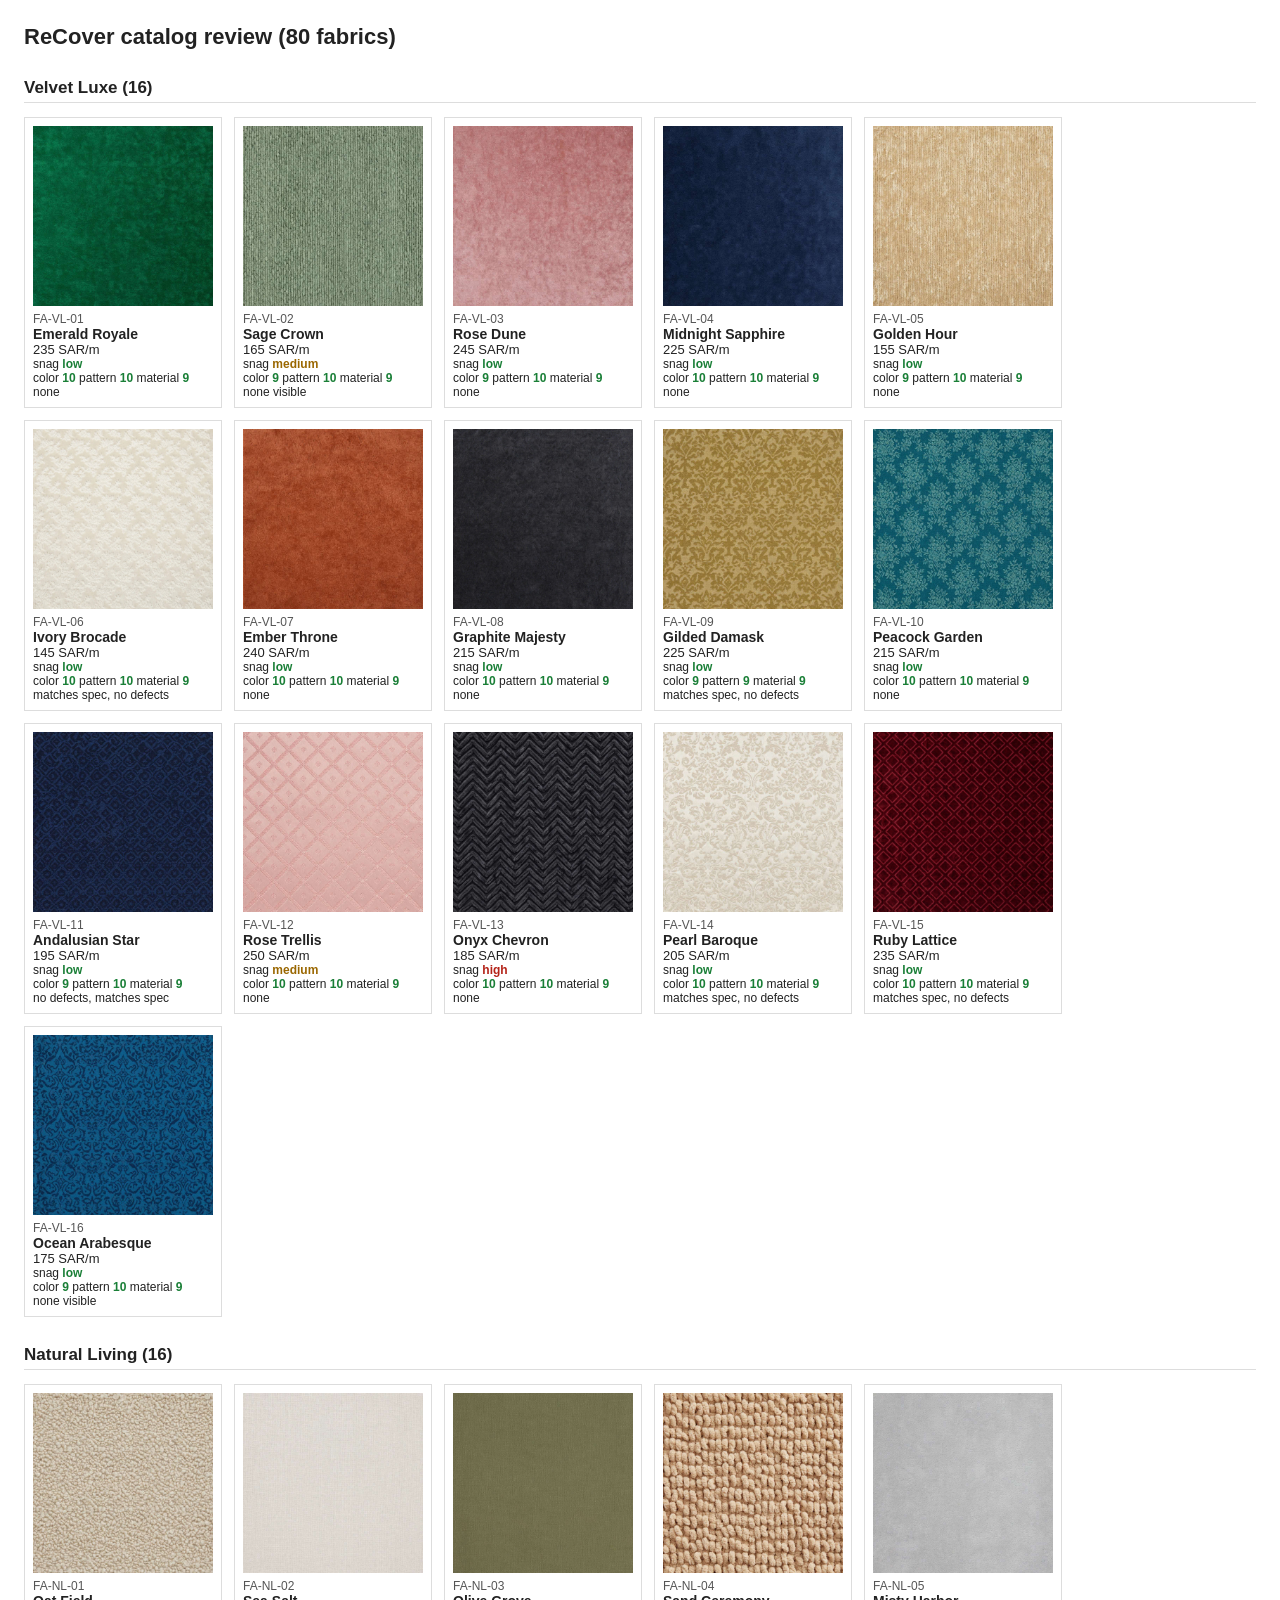
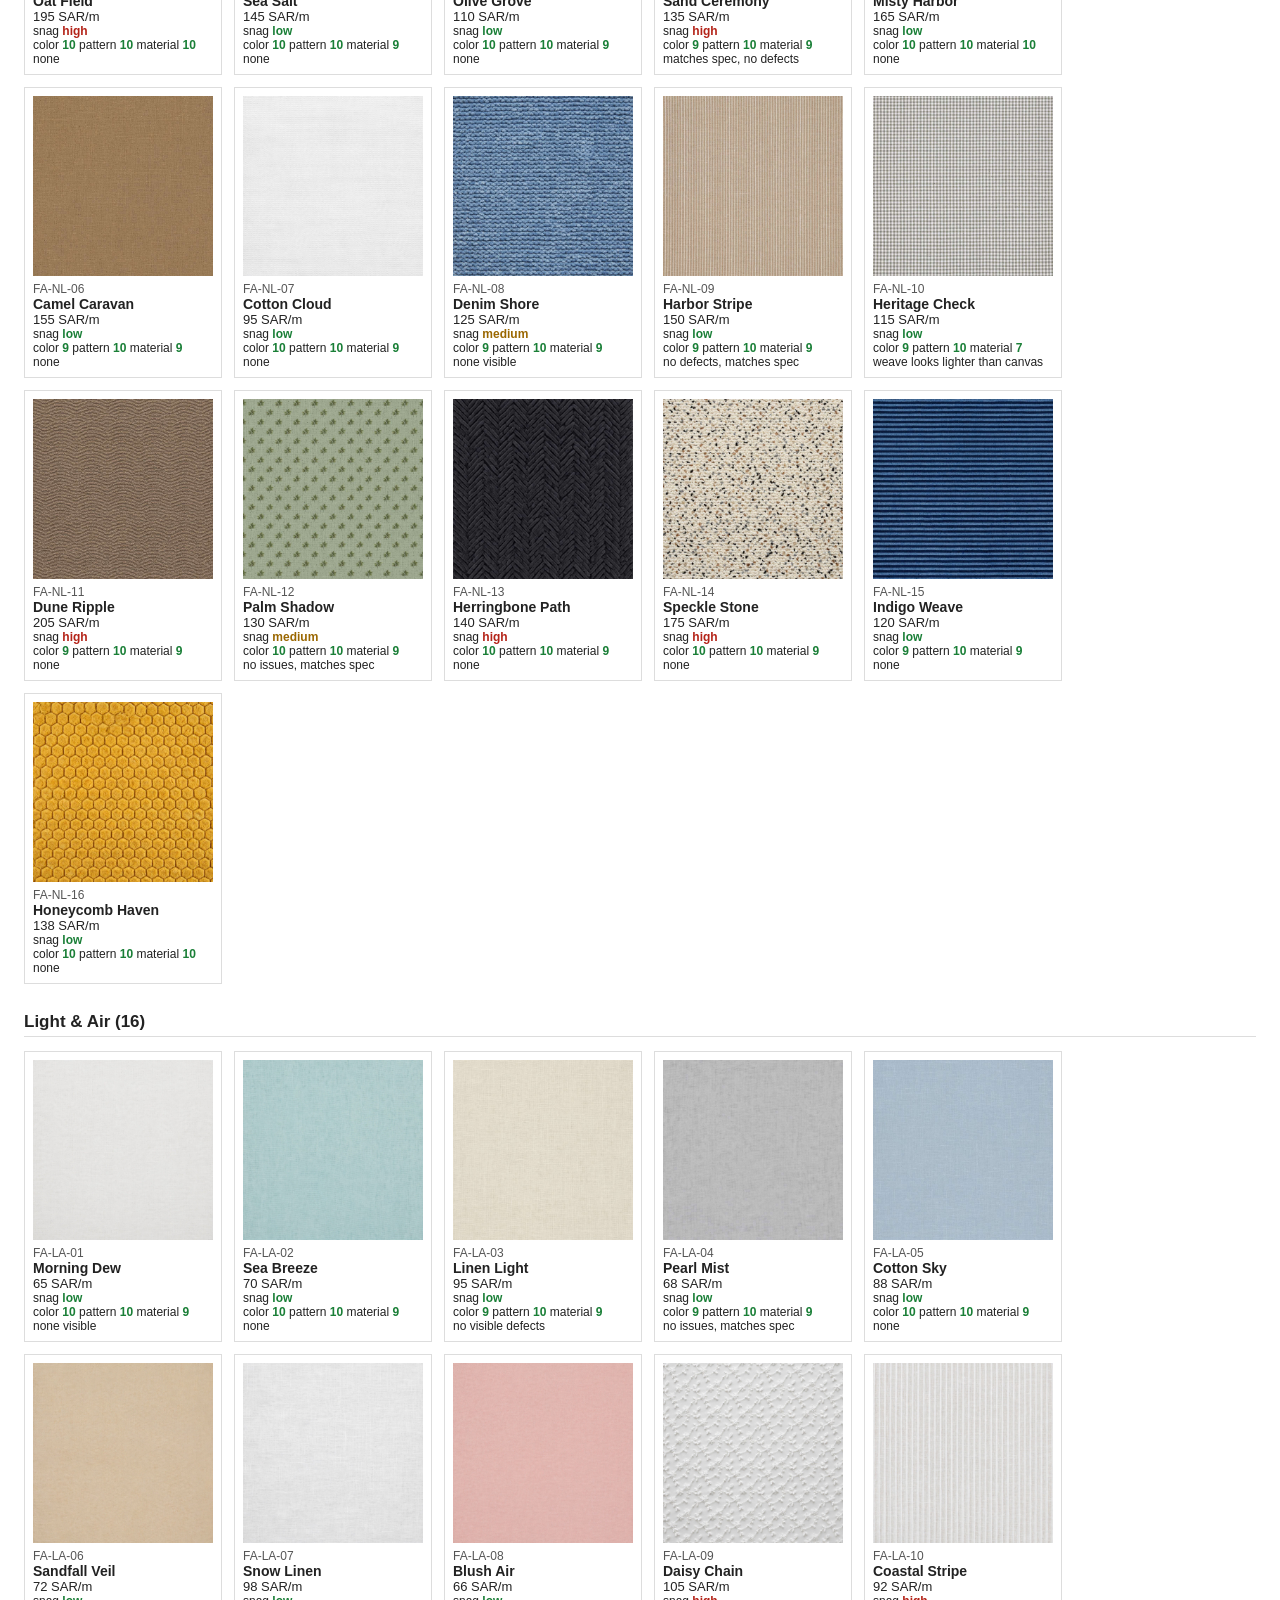
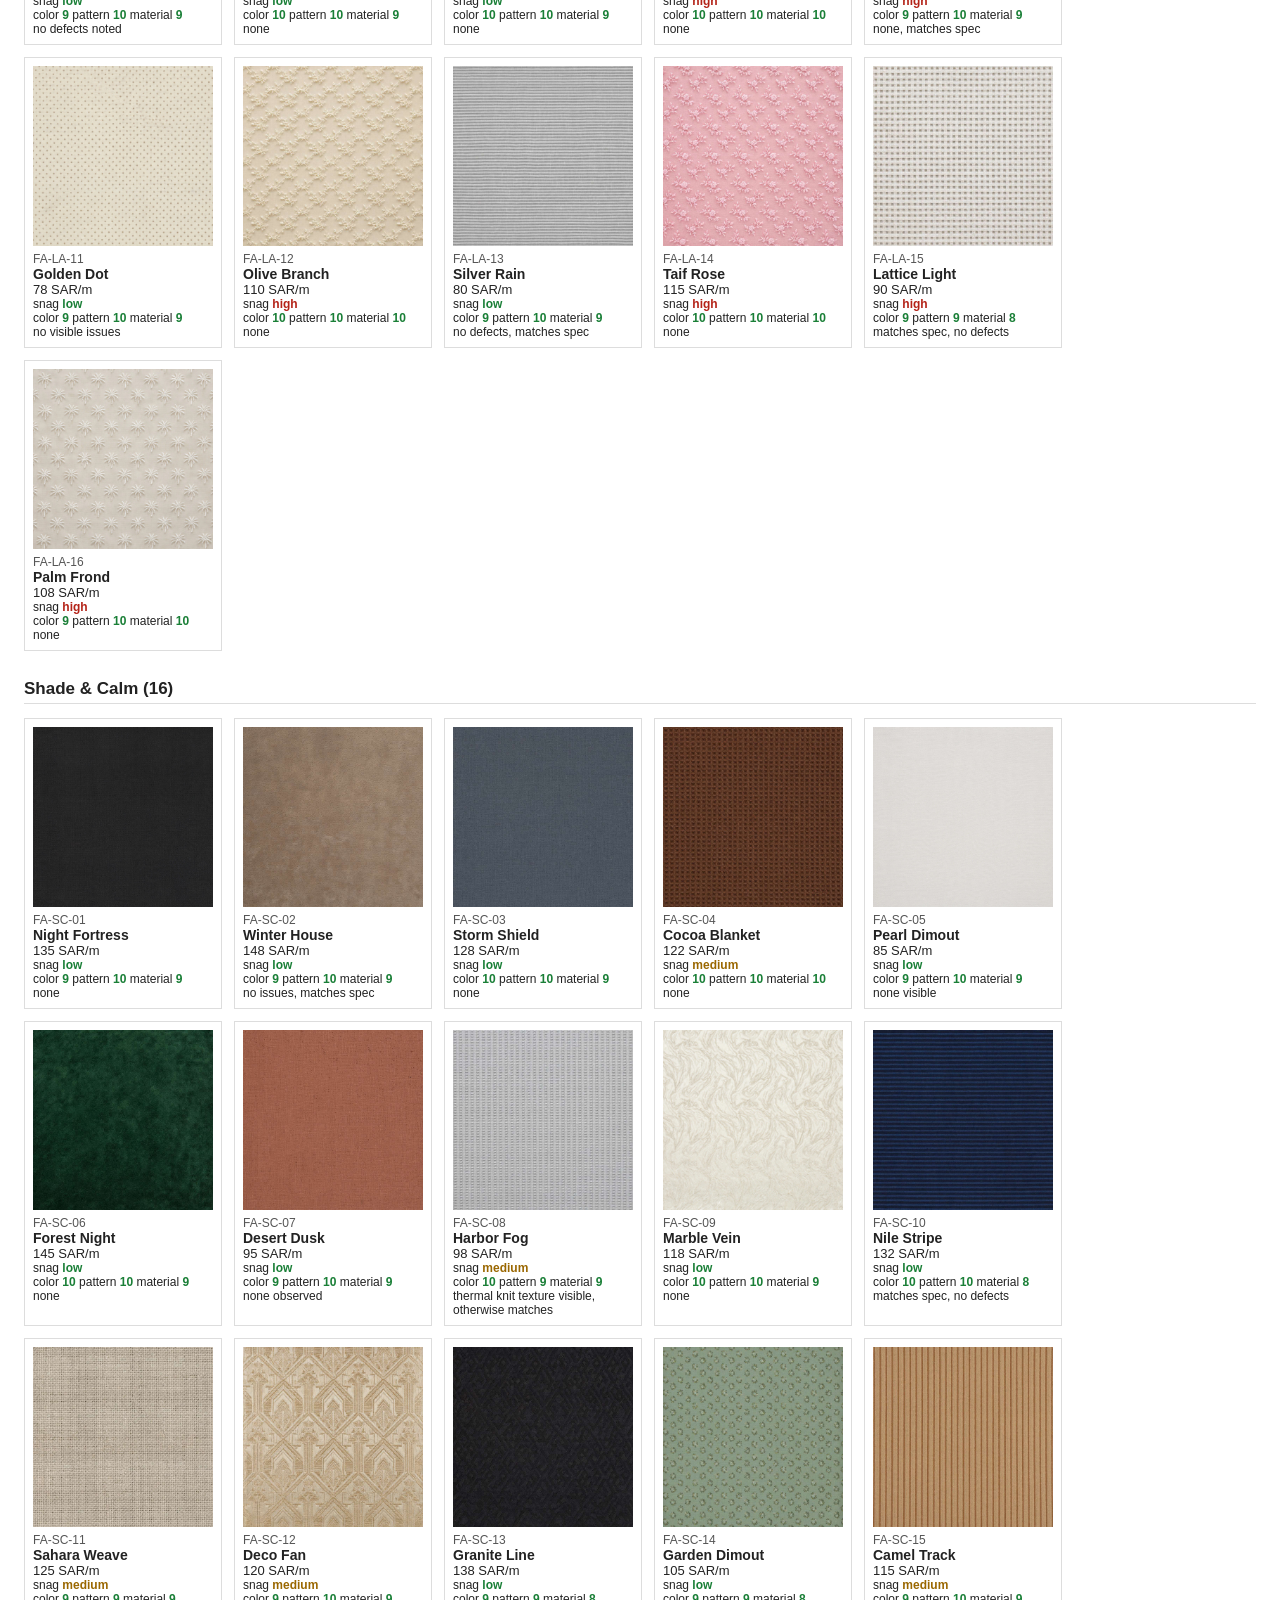
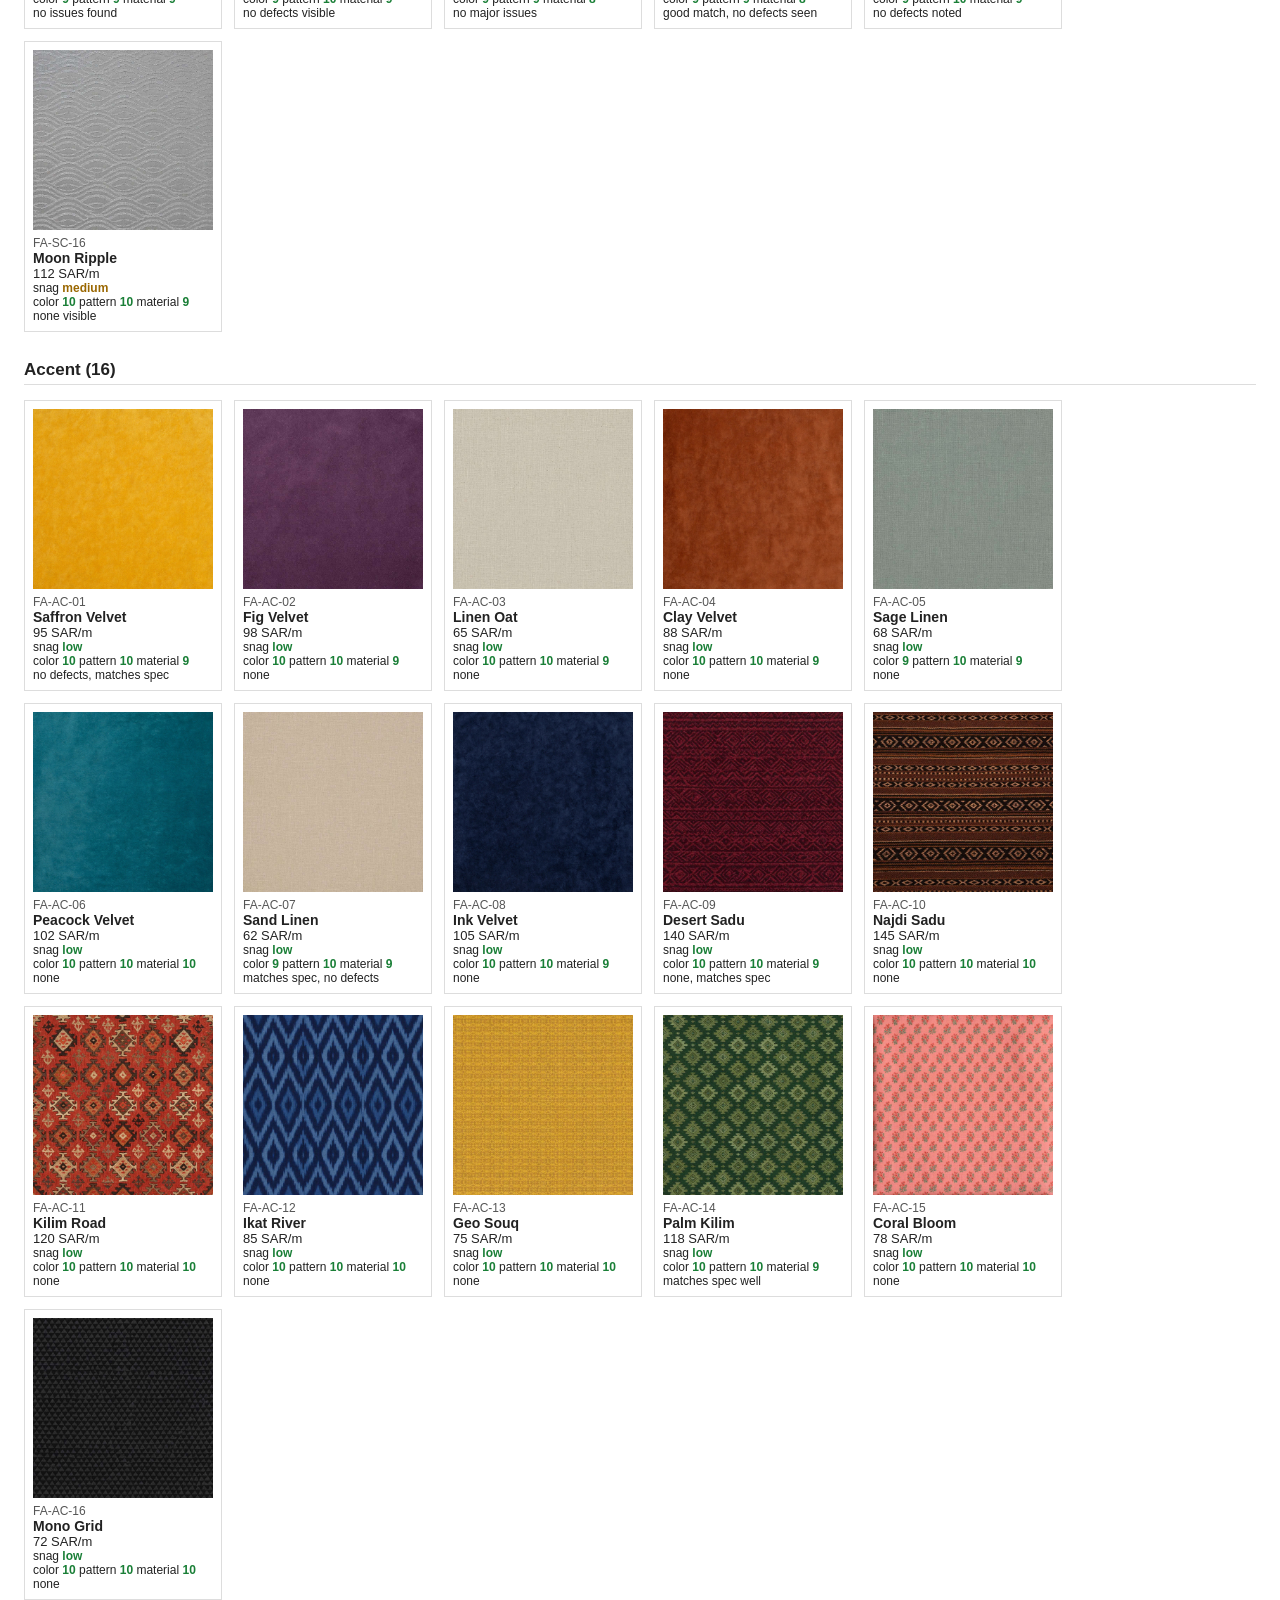
<file: data/contact_sheet.html>
<!DOCTYPE html>
<html lang="en">
<head>
<meta charset="utf-8">
<title>ReCover catalog review</title>
<style>
body{font-family:-apple-system,Segoe UI,Helvetica,Arial,sans-serif;margin:24px;color:#222;background:#fff}
h1{font-size:22px}h2{font-size:17px;margin-top:28px;border-bottom:1px solid #ddd;padding-bottom:4px}
.grid{display:flex;flex-wrap:wrap;gap:12px}
.card{width:180px;border:1px solid #ddd;padding:8px}
.card img{width:100%;aspect-ratio:1;object-fit:cover;display:block;background:#eee}
.code{font-size:12px;color:#555;margin-top:6px}
.name{font-size:14px;font-weight:600}
.price{font-size:13px}
.scores{font-size:12px}
.ok{color:#1a7f37;font-weight:700}
.med{color:#9a6700;font-weight:700}
.low{color:#b42318;font-weight:700}
.na{color:#888}
</style>
</head>
<body>
<h1>ReCover catalog review (80 fabrics)</h1>
<h2>Velvet Luxe (16)</h2>
<div class="grid">
<div class="card"><img src="catalog/FA-VL-01.jpg" alt="FA-VL-01" loading="lazy"><div class="code">FA-VL-01</div><div class="name">Emerald Royale</div><div class="price">235 SAR/m</div><div class="scores">snag <span class="ok">low</span></div><div class="scores">color <span class="ok">10</span> pattern <span class="ok">10</span> material <span class="ok">9</span></div><div class="scores">none</div></div>
<div class="card"><img src="catalog/FA-VL-02.jpg" alt="FA-VL-02" loading="lazy"><div class="code">FA-VL-02</div><div class="name">Sage Crown</div><div class="price">165 SAR/m</div><div class="scores">snag <span class="med">medium</span></div><div class="scores">color <span class="ok">9</span> pattern <span class="ok">10</span> material <span class="ok">9</span></div><div class="scores">none visible</div></div>
<div class="card"><img src="catalog/FA-VL-03.jpg" alt="FA-VL-03" loading="lazy"><div class="code">FA-VL-03</div><div class="name">Rose Dune</div><div class="price">245 SAR/m</div><div class="scores">snag <span class="ok">low</span></div><div class="scores">color <span class="ok">9</span> pattern <span class="ok">10</span> material <span class="ok">9</span></div><div class="scores">none</div></div>
<div class="card"><img src="catalog/FA-VL-04.jpg" alt="FA-VL-04" loading="lazy"><div class="code">FA-VL-04</div><div class="name">Midnight Sapphire</div><div class="price">225 SAR/m</div><div class="scores">snag <span class="ok">low</span></div><div class="scores">color <span class="ok">10</span> pattern <span class="ok">10</span> material <span class="ok">9</span></div><div class="scores">none</div></div>
<div class="card"><img src="catalog/FA-VL-05.jpg" alt="FA-VL-05" loading="lazy"><div class="code">FA-VL-05</div><div class="name">Golden Hour</div><div class="price">155 SAR/m</div><div class="scores">snag <span class="ok">low</span></div><div class="scores">color <span class="ok">9</span> pattern <span class="ok">10</span> material <span class="ok">9</span></div><div class="scores">none</div></div>
<div class="card"><img src="catalog/FA-VL-06.jpg" alt="FA-VL-06" loading="lazy"><div class="code">FA-VL-06</div><div class="name">Ivory Brocade</div><div class="price">145 SAR/m</div><div class="scores">snag <span class="ok">low</span></div><div class="scores">color <span class="ok">10</span> pattern <span class="ok">10</span> material <span class="ok">9</span></div><div class="scores">matches spec, no defects</div></div>
<div class="card"><img src="catalog/FA-VL-07.jpg" alt="FA-VL-07" loading="lazy"><div class="code">FA-VL-07</div><div class="name">Ember Throne</div><div class="price">240 SAR/m</div><div class="scores">snag <span class="ok">low</span></div><div class="scores">color <span class="ok">10</span> pattern <span class="ok">10</span> material <span class="ok">9</span></div><div class="scores">none</div></div>
<div class="card"><img src="catalog/FA-VL-08.jpg" alt="FA-VL-08" loading="lazy"><div class="code">FA-VL-08</div><div class="name">Graphite Majesty</div><div class="price">215 SAR/m</div><div class="scores">snag <span class="ok">low</span></div><div class="scores">color <span class="ok">10</span> pattern <span class="ok">10</span> material <span class="ok">9</span></div><div class="scores">none</div></div>
<div class="card"><img src="catalog/FA-VL-09.jpg" alt="FA-VL-09" loading="lazy"><div class="code">FA-VL-09</div><div class="name">Gilded Damask</div><div class="price">225 SAR/m</div><div class="scores">snag <span class="ok">low</span></div><div class="scores">color <span class="ok">9</span> pattern <span class="ok">9</span> material <span class="ok">9</span></div><div class="scores">matches spec, no defects</div></div>
<div class="card"><img src="catalog/FA-VL-10.jpg" alt="FA-VL-10" loading="lazy"><div class="code">FA-VL-10</div><div class="name">Peacock Garden</div><div class="price">215 SAR/m</div><div class="scores">snag <span class="ok">low</span></div><div class="scores">color <span class="ok">10</span> pattern <span class="ok">10</span> material <span class="ok">9</span></div><div class="scores">none</div></div>
<div class="card"><img src="catalog/FA-VL-11.jpg" alt="FA-VL-11" loading="lazy"><div class="code">FA-VL-11</div><div class="name">Andalusian Star</div><div class="price">195 SAR/m</div><div class="scores">snag <span class="ok">low</span></div><div class="scores">color <span class="ok">9</span> pattern <span class="ok">10</span> material <span class="ok">9</span></div><div class="scores">no defects, matches spec</div></div>
<div class="card"><img src="catalog/FA-VL-12.jpg" alt="FA-VL-12" loading="lazy"><div class="code">FA-VL-12</div><div class="name">Rose Trellis</div><div class="price">250 SAR/m</div><div class="scores">snag <span class="med">medium</span></div><div class="scores">color <span class="ok">10</span> pattern <span class="ok">10</span> material <span class="ok">9</span></div><div class="scores">none</div></div>
<div class="card"><img src="catalog/FA-VL-13.jpg" alt="FA-VL-13" loading="lazy"><div class="code">FA-VL-13</div><div class="name">Onyx Chevron</div><div class="price">185 SAR/m</div><div class="scores">snag <span class="low">high</span></div><div class="scores">color <span class="ok">10</span> pattern <span class="ok">10</span> material <span class="ok">9</span></div><div class="scores">none</div></div>
<div class="card"><img src="catalog/FA-VL-14.jpg" alt="FA-VL-14" loading="lazy"><div class="code">FA-VL-14</div><div class="name">Pearl Baroque</div><div class="price">205 SAR/m</div><div class="scores">snag <span class="ok">low</span></div><div class="scores">color <span class="ok">10</span> pattern <span class="ok">10</span> material <span class="ok">9</span></div><div class="scores">matches spec, no defects</div></div>
<div class="card"><img src="catalog/FA-VL-15.jpg" alt="FA-VL-15" loading="lazy"><div class="code">FA-VL-15</div><div class="name">Ruby Lattice</div><div class="price">235 SAR/m</div><div class="scores">snag <span class="ok">low</span></div><div class="scores">color <span class="ok">10</span> pattern <span class="ok">10</span> material <span class="ok">9</span></div><div class="scores">matches spec, no defects</div></div>
<div class="card"><img src="catalog/FA-VL-16.jpg" alt="FA-VL-16" loading="lazy"><div class="code">FA-VL-16</div><div class="name">Ocean Arabesque</div><div class="price">175 SAR/m</div><div class="scores">snag <span class="ok">low</span></div><div class="scores">color <span class="ok">9</span> pattern <span class="ok">10</span> material <span class="ok">9</span></div><div class="scores">none visible</div></div>
</div>
<h2>Natural Living (16)</h2>
<div class="grid">
<div class="card"><img src="catalog/FA-NL-01.jpg" alt="FA-NL-01" loading="lazy"><div class="code">FA-NL-01</div><div class="name">Oat Field</div><div class="price">195 SAR/m</div><div class="scores">snag <span class="low">high</span></div><div class="scores">color <span class="ok">10</span> pattern <span class="ok">10</span> material <span class="ok">10</span></div><div class="scores">none</div></div>
<div class="card"><img src="catalog/FA-NL-02.jpg" alt="FA-NL-02" loading="lazy"><div class="code">FA-NL-02</div><div class="name">Sea Salt</div><div class="price">145 SAR/m</div><div class="scores">snag <span class="ok">low</span></div><div class="scores">color <span class="ok">10</span> pattern <span class="ok">10</span> material <span class="ok">9</span></div><div class="scores">none</div></div>
<div class="card"><img src="catalog/FA-NL-03.jpg" alt="FA-NL-03" loading="lazy"><div class="code">FA-NL-03</div><div class="name">Olive Grove</div><div class="price">110 SAR/m</div><div class="scores">snag <span class="ok">low</span></div><div class="scores">color <span class="ok">10</span> pattern <span class="ok">10</span> material <span class="ok">9</span></div><div class="scores">none</div></div>
<div class="card"><img src="catalog/FA-NL-04.jpg" alt="FA-NL-04" loading="lazy"><div class="code">FA-NL-04</div><div class="name">Sand Ceremony</div><div class="price">135 SAR/m</div><div class="scores">snag <span class="low">high</span></div><div class="scores">color <span class="ok">9</span> pattern <span class="ok">10</span> material <span class="ok">9</span></div><div class="scores">matches spec, no defects</div></div>
<div class="card"><img src="catalog/FA-NL-05.jpg" alt="FA-NL-05" loading="lazy"><div class="code">FA-NL-05</div><div class="name">Misty Harbor</div><div class="price">165 SAR/m</div><div class="scores">snag <span class="ok">low</span></div><div class="scores">color <span class="ok">10</span> pattern <span class="ok">10</span> material <span class="ok">10</span></div><div class="scores">none</div></div>
<div class="card"><img src="catalog/FA-NL-06.jpg" alt="FA-NL-06" loading="lazy"><div class="code">FA-NL-06</div><div class="name">Camel Caravan</div><div class="price">155 SAR/m</div><div class="scores">snag <span class="ok">low</span></div><div class="scores">color <span class="ok">9</span> pattern <span class="ok">10</span> material <span class="ok">9</span></div><div class="scores">none</div></div>
<div class="card"><img src="catalog/FA-NL-07.jpg" alt="FA-NL-07" loading="lazy"><div class="code">FA-NL-07</div><div class="name">Cotton Cloud</div><div class="price">95 SAR/m</div><div class="scores">snag <span class="ok">low</span></div><div class="scores">color <span class="ok">10</span> pattern <span class="ok">10</span> material <span class="ok">9</span></div><div class="scores">none</div></div>
<div class="card"><img src="catalog/FA-NL-08.jpg" alt="FA-NL-08" loading="lazy"><div class="code">FA-NL-08</div><div class="name">Denim Shore</div><div class="price">125 SAR/m</div><div class="scores">snag <span class="med">medium</span></div><div class="scores">color <span class="ok">9</span> pattern <span class="ok">10</span> material <span class="ok">9</span></div><div class="scores">none visible</div></div>
<div class="card"><img src="catalog/FA-NL-09.jpg" alt="FA-NL-09" loading="lazy"><div class="code">FA-NL-09</div><div class="name">Harbor Stripe</div><div class="price">150 SAR/m</div><div class="scores">snag <span class="ok">low</span></div><div class="scores">color <span class="ok">9</span> pattern <span class="ok">10</span> material <span class="ok">9</span></div><div class="scores">no defects, matches spec</div></div>
<div class="card"><img src="catalog/FA-NL-10.jpg" alt="FA-NL-10" loading="lazy"><div class="code">FA-NL-10</div><div class="name">Heritage Check</div><div class="price">115 SAR/m</div><div class="scores">snag <span class="ok">low</span></div><div class="scores">color <span class="ok">9</span> pattern <span class="ok">10</span> material <span class="ok">7</span></div><div class="scores">weave looks lighter than canvas</div></div>
<div class="card"><img src="catalog/FA-NL-11.jpg" alt="FA-NL-11" loading="lazy"><div class="code">FA-NL-11</div><div class="name">Dune Ripple</div><div class="price">205 SAR/m</div><div class="scores">snag <span class="low">high</span></div><div class="scores">color <span class="ok">9</span> pattern <span class="ok">10</span> material <span class="ok">9</span></div><div class="scores">none</div></div>
<div class="card"><img src="catalog/FA-NL-12.jpg" alt="FA-NL-12" loading="lazy"><div class="code">FA-NL-12</div><div class="name">Palm Shadow</div><div class="price">130 SAR/m</div><div class="scores">snag <span class="med">medium</span></div><div class="scores">color <span class="ok">10</span> pattern <span class="ok">10</span> material <span class="ok">9</span></div><div class="scores">no issues, matches spec</div></div>
<div class="card"><img src="catalog/FA-NL-13.jpg" alt="FA-NL-13" loading="lazy"><div class="code">FA-NL-13</div><div class="name">Herringbone Path</div><div class="price">140 SAR/m</div><div class="scores">snag <span class="low">high</span></div><div class="scores">color <span class="ok">10</span> pattern <span class="ok">10</span> material <span class="ok">9</span></div><div class="scores">none</div></div>
<div class="card"><img src="catalog/FA-NL-14.jpg" alt="FA-NL-14" loading="lazy"><div class="code">FA-NL-14</div><div class="name">Speckle Stone</div><div class="price">175 SAR/m</div><div class="scores">snag <span class="low">high</span></div><div class="scores">color <span class="ok">10</span> pattern <span class="ok">10</span> material <span class="ok">9</span></div><div class="scores">none</div></div>
<div class="card"><img src="catalog/FA-NL-15.jpg" alt="FA-NL-15" loading="lazy"><div class="code">FA-NL-15</div><div class="name">Indigo Weave</div><div class="price">120 SAR/m</div><div class="scores">snag <span class="ok">low</span></div><div class="scores">color <span class="ok">9</span> pattern <span class="ok">10</span> material <span class="ok">9</span></div><div class="scores">none</div></div>
<div class="card"><img src="catalog/FA-NL-16.jpg" alt="FA-NL-16" loading="lazy"><div class="code">FA-NL-16</div><div class="name">Honeycomb Haven</div><div class="price">138 SAR/m</div><div class="scores">snag <span class="ok">low</span></div><div class="scores">color <span class="ok">10</span> pattern <span class="ok">10</span> material <span class="ok">10</span></div><div class="scores">none</div></div>
</div>
<h2>Light &amp; Air (16)</h2>
<div class="grid">
<div class="card"><img src="catalog/FA-LA-01.jpg" alt="FA-LA-01" loading="lazy"><div class="code">FA-LA-01</div><div class="name">Morning Dew</div><div class="price">65 SAR/m</div><div class="scores">snag <span class="ok">low</span></div><div class="scores">color <span class="ok">10</span> pattern <span class="ok">10</span> material <span class="ok">9</span></div><div class="scores">none visible</div></div>
<div class="card"><img src="catalog/FA-LA-02.jpg" alt="FA-LA-02" loading="lazy"><div class="code">FA-LA-02</div><div class="name">Sea Breeze</div><div class="price">70 SAR/m</div><div class="scores">snag <span class="ok">low</span></div><div class="scores">color <span class="ok">10</span> pattern <span class="ok">10</span> material <span class="ok">9</span></div><div class="scores">none</div></div>
<div class="card"><img src="catalog/FA-LA-03.jpg" alt="FA-LA-03" loading="lazy"><div class="code">FA-LA-03</div><div class="name">Linen Light</div><div class="price">95 SAR/m</div><div class="scores">snag <span class="ok">low</span></div><div class="scores">color <span class="ok">9</span> pattern <span class="ok">10</span> material <span class="ok">9</span></div><div class="scores">no visible defects</div></div>
<div class="card"><img src="catalog/FA-LA-04.jpg" alt="FA-LA-04" loading="lazy"><div class="code">FA-LA-04</div><div class="name">Pearl Mist</div><div class="price">68 SAR/m</div><div class="scores">snag <span class="ok">low</span></div><div class="scores">color <span class="ok">9</span> pattern <span class="ok">10</span> material <span class="ok">9</span></div><div class="scores">no issues, matches spec</div></div>
<div class="card"><img src="catalog/FA-LA-05.jpg" alt="FA-LA-05" loading="lazy"><div class="code">FA-LA-05</div><div class="name">Cotton Sky</div><div class="price">88 SAR/m</div><div class="scores">snag <span class="ok">low</span></div><div class="scores">color <span class="ok">10</span> pattern <span class="ok">10</span> material <span class="ok">9</span></div><div class="scores">none</div></div>
<div class="card"><img src="catalog/FA-LA-06.jpg" alt="FA-LA-06" loading="lazy"><div class="code">FA-LA-06</div><div class="name">Sandfall Veil</div><div class="price">72 SAR/m</div><div class="scores">snag <span class="ok">low</span></div><div class="scores">color <span class="ok">9</span> pattern <span class="ok">10</span> material <span class="ok">9</span></div><div class="scores">no defects noted</div></div>
<div class="card"><img src="catalog/FA-LA-07.jpg" alt="FA-LA-07" loading="lazy"><div class="code">FA-LA-07</div><div class="name">Snow Linen</div><div class="price">98 SAR/m</div><div class="scores">snag <span class="ok">low</span></div><div class="scores">color <span class="ok">10</span> pattern <span class="ok">10</span> material <span class="ok">9</span></div><div class="scores">none</div></div>
<div class="card"><img src="catalog/FA-LA-08.jpg" alt="FA-LA-08" loading="lazy"><div class="code">FA-LA-08</div><div class="name">Blush Air</div><div class="price">66 SAR/m</div><div class="scores">snag <span class="ok">low</span></div><div class="scores">color <span class="ok">10</span> pattern <span class="ok">10</span> material <span class="ok">9</span></div><div class="scores">none</div></div>
<div class="card"><img src="catalog/FA-LA-09.jpg" alt="FA-LA-09" loading="lazy"><div class="code">FA-LA-09</div><div class="name">Daisy Chain</div><div class="price">105 SAR/m</div><div class="scores">snag <span class="low">high</span></div><div class="scores">color <span class="ok">10</span> pattern <span class="ok">10</span> material <span class="ok">10</span></div><div class="scores">none</div></div>
<div class="card"><img src="catalog/FA-LA-10.jpg" alt="FA-LA-10" loading="lazy"><div class="code">FA-LA-10</div><div class="name">Coastal Stripe</div><div class="price">92 SAR/m</div><div class="scores">snag <span class="low">high</span></div><div class="scores">color <span class="ok">9</span> pattern <span class="ok">10</span> material <span class="ok">9</span></div><div class="scores">none, matches spec</div></div>
<div class="card"><img src="catalog/FA-LA-11.jpg" alt="FA-LA-11" loading="lazy"><div class="code">FA-LA-11</div><div class="name">Golden Dot</div><div class="price">78 SAR/m</div><div class="scores">snag <span class="ok">low</span></div><div class="scores">color <span class="ok">9</span> pattern <span class="ok">10</span> material <span class="ok">9</span></div><div class="scores">no visible issues</div></div>
<div class="card"><img src="catalog/FA-LA-12.jpg" alt="FA-LA-12" loading="lazy"><div class="code">FA-LA-12</div><div class="name">Olive Branch</div><div class="price">110 SAR/m</div><div class="scores">snag <span class="low">high</span></div><div class="scores">color <span class="ok">10</span> pattern <span class="ok">10</span> material <span class="ok">10</span></div><div class="scores">none</div></div>
<div class="card"><img src="catalog/FA-LA-13.jpg" alt="FA-LA-13" loading="lazy"><div class="code">FA-LA-13</div><div class="name">Silver Rain</div><div class="price">80 SAR/m</div><div class="scores">snag <span class="ok">low</span></div><div class="scores">color <span class="ok">9</span> pattern <span class="ok">10</span> material <span class="ok">9</span></div><div class="scores">no defects, matches spec</div></div>
<div class="card"><img src="catalog/FA-LA-14.jpg" alt="FA-LA-14" loading="lazy"><div class="code">FA-LA-14</div><div class="name">Taif Rose</div><div class="price">115 SAR/m</div><div class="scores">snag <span class="low">high</span></div><div class="scores">color <span class="ok">10</span> pattern <span class="ok">10</span> material <span class="ok">10</span></div><div class="scores">none</div></div>
<div class="card"><img src="catalog/FA-LA-15.jpg" alt="FA-LA-15" loading="lazy"><div class="code">FA-LA-15</div><div class="name">Lattice Light</div><div class="price">90 SAR/m</div><div class="scores">snag <span class="low">high</span></div><div class="scores">color <span class="ok">9</span> pattern <span class="ok">9</span> material <span class="ok">8</span></div><div class="scores">matches spec, no defects</div></div>
<div class="card"><img src="catalog/FA-LA-16.jpg" alt="FA-LA-16" loading="lazy"><div class="code">FA-LA-16</div><div class="name">Palm Frond</div><div class="price">108 SAR/m</div><div class="scores">snag <span class="low">high</span></div><div class="scores">color <span class="ok">9</span> pattern <span class="ok">10</span> material <span class="ok">10</span></div><div class="scores">none</div></div>
</div>
<h2>Shade &amp; Calm (16)</h2>
<div class="grid">
<div class="card"><img src="catalog/FA-SC-01.jpg" alt="FA-SC-01" loading="lazy"><div class="code">FA-SC-01</div><div class="name">Night Fortress</div><div class="price">135 SAR/m</div><div class="scores">snag <span class="ok">low</span></div><div class="scores">color <span class="ok">9</span> pattern <span class="ok">10</span> material <span class="ok">9</span></div><div class="scores">none</div></div>
<div class="card"><img src="catalog/FA-SC-02.jpg" alt="FA-SC-02" loading="lazy"><div class="code">FA-SC-02</div><div class="name">Winter House</div><div class="price">148 SAR/m</div><div class="scores">snag <span class="ok">low</span></div><div class="scores">color <span class="ok">9</span> pattern <span class="ok">10</span> material <span class="ok">9</span></div><div class="scores">no issues, matches spec</div></div>
<div class="card"><img src="catalog/FA-SC-03.jpg" alt="FA-SC-03" loading="lazy"><div class="code">FA-SC-03</div><div class="name">Storm Shield</div><div class="price">128 SAR/m</div><div class="scores">snag <span class="ok">low</span></div><div class="scores">color <span class="ok">10</span> pattern <span class="ok">10</span> material <span class="ok">9</span></div><div class="scores">none</div></div>
<div class="card"><img src="catalog/FA-SC-04.jpg" alt="FA-SC-04" loading="lazy"><div class="code">FA-SC-04</div><div class="name">Cocoa Blanket</div><div class="price">122 SAR/m</div><div class="scores">snag <span class="med">medium</span></div><div class="scores">color <span class="ok">10</span> pattern <span class="ok">10</span> material <span class="ok">10</span></div><div class="scores">none</div></div>
<div class="card"><img src="catalog/FA-SC-05.jpg" alt="FA-SC-05" loading="lazy"><div class="code">FA-SC-05</div><div class="name">Pearl Dimout</div><div class="price">85 SAR/m</div><div class="scores">snag <span class="ok">low</span></div><div class="scores">color <span class="ok">9</span> pattern <span class="ok">10</span> material <span class="ok">9</span></div><div class="scores">none visible</div></div>
<div class="card"><img src="catalog/FA-SC-06.jpg" alt="FA-SC-06" loading="lazy"><div class="code">FA-SC-06</div><div class="name">Forest Night</div><div class="price">145 SAR/m</div><div class="scores">snag <span class="ok">low</span></div><div class="scores">color <span class="ok">10</span> pattern <span class="ok">10</span> material <span class="ok">9</span></div><div class="scores">none</div></div>
<div class="card"><img src="catalog/FA-SC-07.jpg" alt="FA-SC-07" loading="lazy"><div class="code">FA-SC-07</div><div class="name">Desert Dusk</div><div class="price">95 SAR/m</div><div class="scores">snag <span class="ok">low</span></div><div class="scores">color <span class="ok">9</span> pattern <span class="ok">10</span> material <span class="ok">9</span></div><div class="scores">none observed</div></div>
<div class="card"><img src="catalog/FA-SC-08.jpg" alt="FA-SC-08" loading="lazy"><div class="code">FA-SC-08</div><div class="name">Harbor Fog</div><div class="price">98 SAR/m</div><div class="scores">snag <span class="med">medium</span></div><div class="scores">color <span class="ok">10</span> pattern <span class="ok">9</span> material <span class="ok">9</span></div><div class="scores">thermal knit texture visible, otherwise matches</div></div>
<div class="card"><img src="catalog/FA-SC-09.jpg" alt="FA-SC-09" loading="lazy"><div class="code">FA-SC-09</div><div class="name">Marble Vein</div><div class="price">118 SAR/m</div><div class="scores">snag <span class="ok">low</span></div><div class="scores">color <span class="ok">10</span> pattern <span class="ok">10</span> material <span class="ok">9</span></div><div class="scores">none</div></div>
<div class="card"><img src="catalog/FA-SC-10.jpg" alt="FA-SC-10" loading="lazy"><div class="code">FA-SC-10</div><div class="name">Nile Stripe</div><div class="price">132 SAR/m</div><div class="scores">snag <span class="ok">low</span></div><div class="scores">color <span class="ok">10</span> pattern <span class="ok">10</span> material <span class="ok">8</span></div><div class="scores">matches spec, no defects</div></div>
<div class="card"><img src="catalog/FA-SC-11.jpg" alt="FA-SC-11" loading="lazy"><div class="code">FA-SC-11</div><div class="name">Sahara Weave</div><div class="price">125 SAR/m</div><div class="scores">snag <span class="med">medium</span></div><div class="scores">color <span class="ok">9</span> pattern <span class="ok">9</span> material <span class="ok">9</span></div><div class="scores">no issues found</div></div>
<div class="card"><img src="catalog/FA-SC-12.jpg" alt="FA-SC-12" loading="lazy"><div class="code">FA-SC-12</div><div class="name">Deco Fan</div><div class="price">120 SAR/m</div><div class="scores">snag <span class="med">medium</span></div><div class="scores">color <span class="ok">9</span> pattern <span class="ok">10</span> material <span class="ok">9</span></div><div class="scores">no defects visible</div></div>
<div class="card"><img src="catalog/FA-SC-13.jpg" alt="FA-SC-13" loading="lazy"><div class="code">FA-SC-13</div><div class="name">Granite Line</div><div class="price">138 SAR/m</div><div class="scores">snag <span class="ok">low</span></div><div class="scores">color <span class="ok">9</span> pattern <span class="ok">9</span> material <span class="ok">8</span></div><div class="scores">no major issues</div></div>
<div class="card"><img src="catalog/FA-SC-14.jpg" alt="FA-SC-14" loading="lazy"><div class="code">FA-SC-14</div><div class="name">Garden Dimout</div><div class="price">105 SAR/m</div><div class="scores">snag <span class="ok">low</span></div><div class="scores">color <span class="ok">9</span> pattern <span class="ok">9</span> material <span class="ok">8</span></div><div class="scores">good match, no defects seen</div></div>
<div class="card"><img src="catalog/FA-SC-15.jpg" alt="FA-SC-15" loading="lazy"><div class="code">FA-SC-15</div><div class="name">Camel Track</div><div class="price">115 SAR/m</div><div class="scores">snag <span class="med">medium</span></div><div class="scores">color <span class="ok">9</span> pattern <span class="ok">10</span> material <span class="ok">9</span></div><div class="scores">no defects noted</div></div>
<div class="card"><img src="catalog/FA-SC-16.jpg" alt="FA-SC-16" loading="lazy"><div class="code">FA-SC-16</div><div class="name">Moon Ripple</div><div class="price">112 SAR/m</div><div class="scores">snag <span class="med">medium</span></div><div class="scores">color <span class="ok">10</span> pattern <span class="ok">10</span> material <span class="ok">9</span></div><div class="scores">none visible</div></div>
</div>
<h2>Accent (16)</h2>
<div class="grid">
<div class="card"><img src="catalog/FA-AC-01.jpg" alt="FA-AC-01" loading="lazy"><div class="code">FA-AC-01</div><div class="name">Saffron Velvet</div><div class="price">95 SAR/m</div><div class="scores">snag <span class="ok">low</span></div><div class="scores">color <span class="ok">10</span> pattern <span class="ok">10</span> material <span class="ok">9</span></div><div class="scores">no defects, matches spec</div></div>
<div class="card"><img src="catalog/FA-AC-02.jpg" alt="FA-AC-02" loading="lazy"><div class="code">FA-AC-02</div><div class="name">Fig Velvet</div><div class="price">98 SAR/m</div><div class="scores">snag <span class="ok">low</span></div><div class="scores">color <span class="ok">10</span> pattern <span class="ok">10</span> material <span class="ok">9</span></div><div class="scores">none</div></div>
<div class="card"><img src="catalog/FA-AC-03.jpg" alt="FA-AC-03" loading="lazy"><div class="code">FA-AC-03</div><div class="name">Linen Oat</div><div class="price">65 SAR/m</div><div class="scores">snag <span class="ok">low</span></div><div class="scores">color <span class="ok">10</span> pattern <span class="ok">10</span> material <span class="ok">9</span></div><div class="scores">none</div></div>
<div class="card"><img src="catalog/FA-AC-04.jpg" alt="FA-AC-04" loading="lazy"><div class="code">FA-AC-04</div><div class="name">Clay Velvet</div><div class="price">88 SAR/m</div><div class="scores">snag <span class="ok">low</span></div><div class="scores">color <span class="ok">10</span> pattern <span class="ok">10</span> material <span class="ok">9</span></div><div class="scores">none</div></div>
<div class="card"><img src="catalog/FA-AC-05.jpg" alt="FA-AC-05" loading="lazy"><div class="code">FA-AC-05</div><div class="name">Sage Linen</div><div class="price">68 SAR/m</div><div class="scores">snag <span class="ok">low</span></div><div class="scores">color <span class="ok">9</span> pattern <span class="ok">10</span> material <span class="ok">9</span></div><div class="scores">none</div></div>
<div class="card"><img src="catalog/FA-AC-06.jpg" alt="FA-AC-06" loading="lazy"><div class="code">FA-AC-06</div><div class="name">Peacock Velvet</div><div class="price">102 SAR/m</div><div class="scores">snag <span class="ok">low</span></div><div class="scores">color <span class="ok">10</span> pattern <span class="ok">10</span> material <span class="ok">10</span></div><div class="scores">none</div></div>
<div class="card"><img src="catalog/FA-AC-07.jpg" alt="FA-AC-07" loading="lazy"><div class="code">FA-AC-07</div><div class="name">Sand Linen</div><div class="price">62 SAR/m</div><div class="scores">snag <span class="ok">low</span></div><div class="scores">color <span class="ok">9</span> pattern <span class="ok">10</span> material <span class="ok">9</span></div><div class="scores">matches spec, no defects</div></div>
<div class="card"><img src="catalog/FA-AC-08.jpg" alt="FA-AC-08" loading="lazy"><div class="code">FA-AC-08</div><div class="name">Ink Velvet</div><div class="price">105 SAR/m</div><div class="scores">snag <span class="ok">low</span></div><div class="scores">color <span class="ok">10</span> pattern <span class="ok">10</span> material <span class="ok">9</span></div><div class="scores">none</div></div>
<div class="card"><img src="catalog/FA-AC-09.jpg" alt="FA-AC-09" loading="lazy"><div class="code">FA-AC-09</div><div class="name">Desert Sadu</div><div class="price">140 SAR/m</div><div class="scores">snag <span class="ok">low</span></div><div class="scores">color <span class="ok">10</span> pattern <span class="ok">10</span> material <span class="ok">9</span></div><div class="scores">none, matches spec</div></div>
<div class="card"><img src="catalog/FA-AC-10.jpg" alt="FA-AC-10" loading="lazy"><div class="code">FA-AC-10</div><div class="name">Najdi Sadu</div><div class="price">145 SAR/m</div><div class="scores">snag <span class="ok">low</span></div><div class="scores">color <span class="ok">10</span> pattern <span class="ok">10</span> material <span class="ok">10</span></div><div class="scores">none</div></div>
<div class="card"><img src="catalog/FA-AC-11.jpg" alt="FA-AC-11" loading="lazy"><div class="code">FA-AC-11</div><div class="name">Kilim Road</div><div class="price">120 SAR/m</div><div class="scores">snag <span class="ok">low</span></div><div class="scores">color <span class="ok">10</span> pattern <span class="ok">10</span> material <span class="ok">10</span></div><div class="scores">none</div></div>
<div class="card"><img src="catalog/FA-AC-12.jpg" alt="FA-AC-12" loading="lazy"><div class="code">FA-AC-12</div><div class="name">Ikat River</div><div class="price">85 SAR/m</div><div class="scores">snag <span class="ok">low</span></div><div class="scores">color <span class="ok">10</span> pattern <span class="ok">10</span> material <span class="ok">10</span></div><div class="scores">none</div></div>
<div class="card"><img src="catalog/FA-AC-13.jpg" alt="FA-AC-13" loading="lazy"><div class="code">FA-AC-13</div><div class="name">Geo Souq</div><div class="price">75 SAR/m</div><div class="scores">snag <span class="ok">low</span></div><div class="scores">color <span class="ok">10</span> pattern <span class="ok">10</span> material <span class="ok">10</span></div><div class="scores">none</div></div>
<div class="card"><img src="catalog/FA-AC-14.jpg" alt="FA-AC-14" loading="lazy"><div class="code">FA-AC-14</div><div class="name">Palm Kilim</div><div class="price">118 SAR/m</div><div class="scores">snag <span class="ok">low</span></div><div class="scores">color <span class="ok">10</span> pattern <span class="ok">10</span> material <span class="ok">9</span></div><div class="scores">matches spec well</div></div>
<div class="card"><img src="catalog/FA-AC-15.jpg" alt="FA-AC-15" loading="lazy"><div class="code">FA-AC-15</div><div class="name">Coral Bloom</div><div class="price">78 SAR/m</div><div class="scores">snag <span class="ok">low</span></div><div class="scores">color <span class="ok">10</span> pattern <span class="ok">10</span> material <span class="ok">10</span></div><div class="scores">none</div></div>
<div class="card"><img src="catalog/FA-AC-16.jpg" alt="FA-AC-16" loading="lazy"><div class="code">FA-AC-16</div><div class="name">Mono Grid</div><div class="price">72 SAR/m</div><div class="scores">snag <span class="ok">low</span></div><div class="scores">color <span class="ok">10</span> pattern <span class="ok">10</span> material <span class="ok">10</span></div><div class="scores">none</div></div>
</div>
</body>
</html>
</file>
